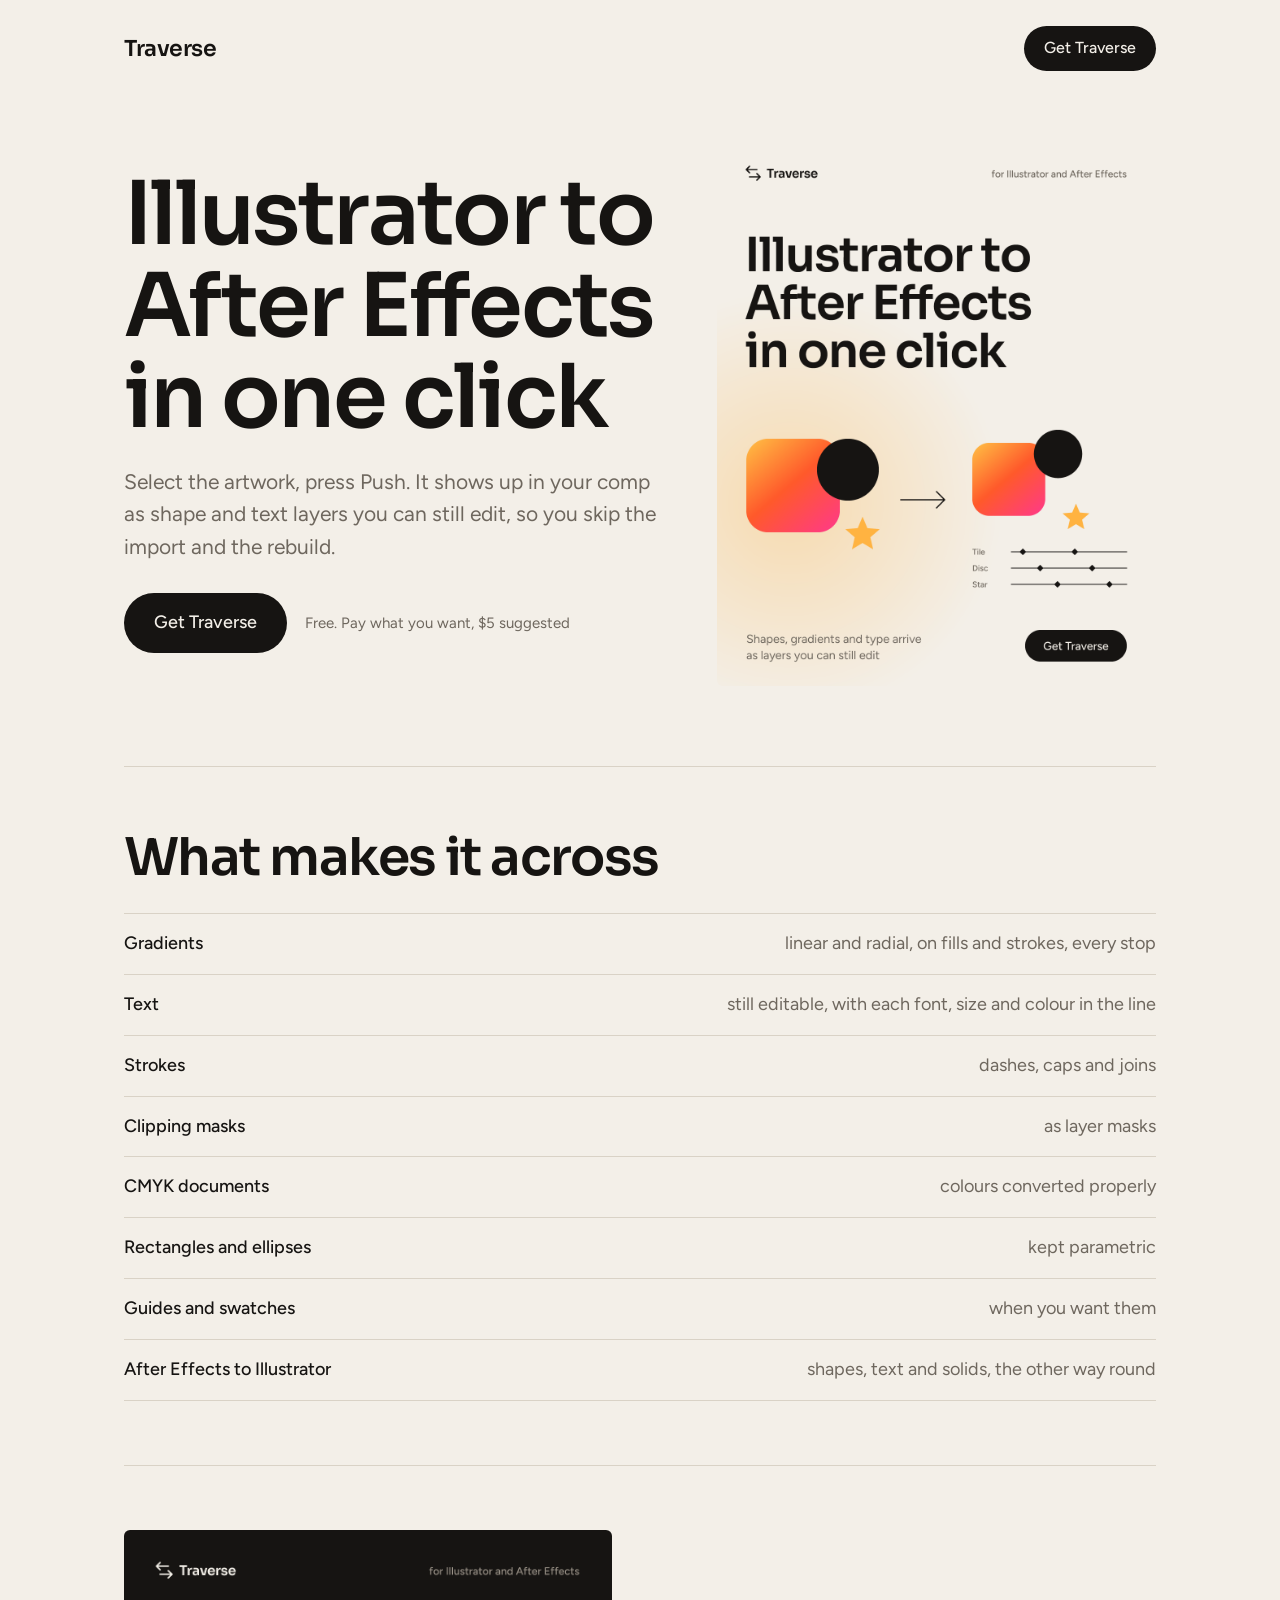
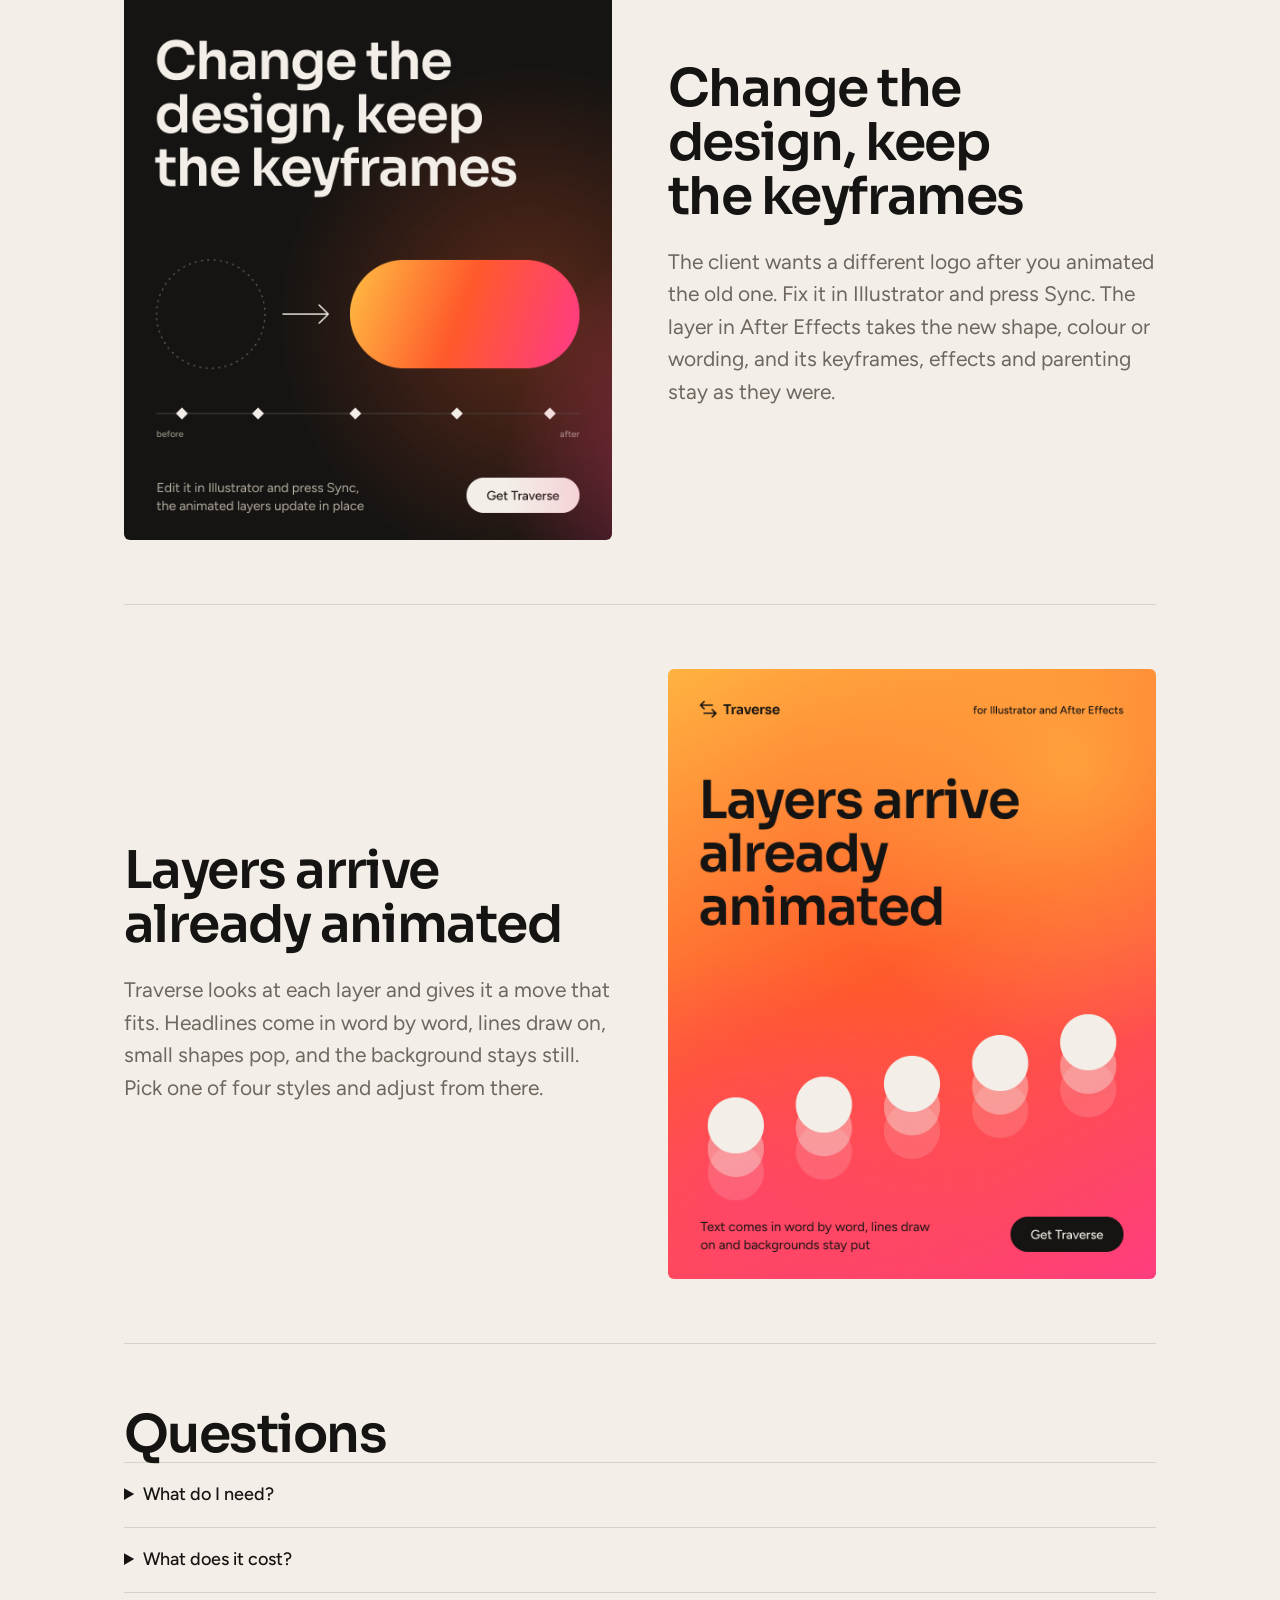
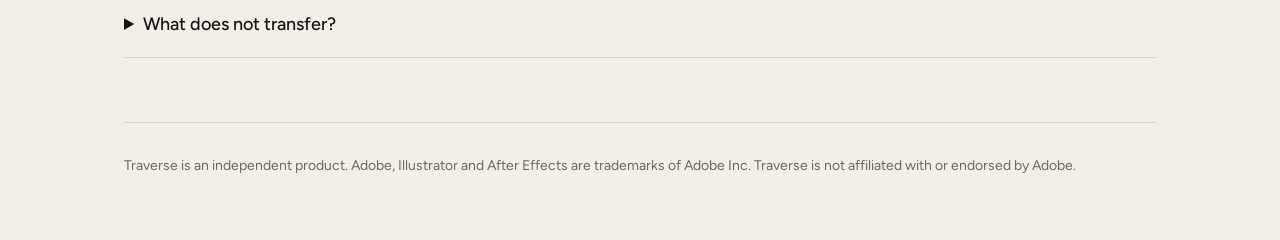
<file: index.html>
<!DOCTYPE html>
<html lang="en">
<head>
<meta charset="utf-8">
<meta name="viewport" content="width=device-width, initial-scale=1">
<title>Traverse for Illustrator and After Effects</title>
<meta name="description" content="Send Illustrator artwork to After Effects as layers you can still edit. Gradients, mixed-style text, strokes and masks included.">
<meta property="og:title" content="Traverse for Illustrator and After Effects">
<meta property="og:description" content="Illustrator to After Effects in one click, as layers you can still edit.">
<meta property="og:image" content="img/traverse_D_what_makes_it_across_1x1.png">
<link rel="preconnect" href="https://fonts.googleapis.com">
<link href="https://fonts.googleapis.com/css2?family=Figtree:wght@400;500;600&family=Sora:wght@600&display=swap" rel="stylesheet">
<!-- META PIXEL: paste the base code from Events Manager here -->
<style>
/* Layout: one column of text on warm paper, artwork set beside it; the only colour is the orange-to-pink object. */
:root{--paper:#f3efe8;--ink:#161412;--mute:#6e675e;--rule:#d9d2c6;--hot:#ff5a2b;--display:"Sora",system-ui,sans-serif;--body:"Figtree",system-ui,sans-serif}
*{box-sizing:border-box}
html{color-scheme:light}
body{margin:0;background:var(--paper);color:var(--ink);font:18px/1.55 var(--body);-webkit-font-smoothing:antialiased}
a{color:inherit}
.wrap{max-width:1080px;margin:0 auto;padding:0 24px}
header{display:flex;justify-content:space-between;align-items:center;padding:26px 0}
.brand{font:600 22px var(--display);letter-spacing:-.02em}
.btn{display:inline-block;padding:16px 30px;border-radius:999px;background:var(--ink);color:var(--paper);font-weight:500;text-decoration:none}
.btn:hover{background:#2c2824}
.btn:focus-visible{outline:2px solid var(--hot);outline-offset:3px}
.btn.small{padding:10px 20px;font-size:16px}
h1,h2{font-family:var(--display);font-weight:600;letter-spacing:-.03em;line-height:1.04;margin:0;text-wrap:balance}
h1{font-size:clamp(44px,7vw,88px)}
h2{font-size:clamp(30px,4.2vw,52px)}
.hero{display:grid;grid-template-columns:1.1fr .9fr;gap:56px;align-items:center;padding:40px 0 80px}
.lead{color:var(--mute);font-size:21px;max-width:30em;margin:22px 0 0}
.buy{margin-top:30px;display:flex;align-items:center;gap:18px;flex-wrap:wrap}
.buy small{color:var(--mute);font-size:15px;line-height:1.4}
img{max-width:100%;display:block;border-radius:6px}
section{padding:64px 0;border-top:1px solid var(--rule)}
.two{display:grid;grid-template-columns:1fr 1fr;gap:56px;align-items:center}
dl{margin:28px 0 0}
dl div{display:flex;justify-content:space-between;gap:24px;padding:16px 0;border-top:1px solid var(--rule)}
dl div:last-child{border-bottom:1px solid var(--rule)}
dt{font-weight:500}
dd{margin:0;color:var(--mute);text-align:right}
.faq details{padding:18px 0;border-top:1px solid var(--rule)}
.faq details:last-child{border-bottom:1px solid var(--rule)}
.faq summary{cursor:pointer;font-weight:500}
.faq p{color:var(--mute);margin:10px 0 0;max-width:42em}
footer{padding:32px 0 64px;color:var(--mute);font-size:14px;border-top:1px solid var(--rule)}
@media(max-width:820px){.hero,.two{grid-template-columns:1fr;gap:32px}dl div{flex-direction:column;gap:2px}dd{text-align:left}}
</style>
</head>
<body>
<div class="wrap">
<header>
  <div class="brand">Traverse</div>
  <a class="btn small" href="https://traverseplugin.gumroad.com/l/traverse">Get Traverse</a>
</header>

<div class="hero">
  <div>
    <h1>Illustrator to After Effects in one click</h1>
    <p class="lead">Select the artwork, press Push. It shows up in your comp as shape and text layers you can still edit, so you skip the import and the rebuild.</p>
    <div class="buy"><a class="btn" href="https://traverseplugin.gumroad.com/l/traverse">Get Traverse</a><small>Free. Pay what you want, $5 suggested</small></div>
  </div>
  <img src="img/traverse_A_one_click_4x5.png" alt="Artwork from an Illustrator artboard shown as separate After Effects layers">
</div>

<section>
  <h2>What makes it across</h2>
  <dl>
    <div><dt>Gradients</dt><dd>linear and radial, on fills and strokes, every stop</dd></div>
    <div><dt>Text</dt><dd>still editable, with each font, size and colour in the line</dd></div>
    <div><dt>Strokes</dt><dd>dashes, caps and joins</dd></div>
    <div><dt>Clipping masks</dt><dd>as layer masks</dd></div>
    <div><dt>CMYK documents</dt><dd>colours converted properly</dd></div>
    <div><dt>Rectangles and ellipses</dt><dd>kept parametric</dd></div>
    <div><dt>Guides and swatches</dt><dd>when you want them</dd></div>
    <div><dt>After Effects to Illustrator</dt><dd>shapes, text and solids, the other way round</dd></div>
  </dl>
</section>

<section>
  <div class="two">
    <img src="img/traverse_B_keep_keyframes_4x5.png" alt="A shape changes while its keyframes stay where they were">
    <div>
      <h2>Change the design, keep the keyframes</h2>
      <p class="lead">The client wants a different logo after you animated the old one. Fix it in Illustrator and press Sync. The layer in After Effects takes the new shape, colour or wording, and its keyframes, effects and parenting stay as they were.</p>
    </div>
  </div>
</section>

<section>
  <div class="two">
    <div>
      <h2>Layers arrive already animated</h2>
      <p class="lead">Traverse looks at each layer and gives it a move that fits. Headlines come in word by word, lines draw on, small shapes pop, and the background stays still. Pick one of four styles and adjust from there.</p>
    </div>
    <img src="img/traverse_C_arrive_animated_4x5.png" alt="Five discs arriving one after another">
  </div>
</section>

<section class="faq">
  <h2>Questions</h2>
  <details><summary>What do I need?</summary><p>Illustrator and After Effects 2026 on macOS. Gradients need After Effects 2026, and mixed text styles need 24.3 or newer. Windows is being tested.</p></details>
  <details><summary>What does it cost?</summary><p>Nothing, unless you want to pay. The suggested amount is $5 and you can enter 0.</p></details>
  <details><summary>What does not transfer?</summary><p>Freeform gradients, meshes, patterns and live effects arrive as an image in the right place. Going from After Effects to Illustrator you get the current frame as vectors, without effects or animation.</p></details>
</section>

<footer>Traverse is an independent product. Adobe, Illustrator and After Effects are trademarks of Adobe Inc. Traverse is not affiliated with or endorsed by Adobe.</footer>
</div>
</body>
</html>
</file>
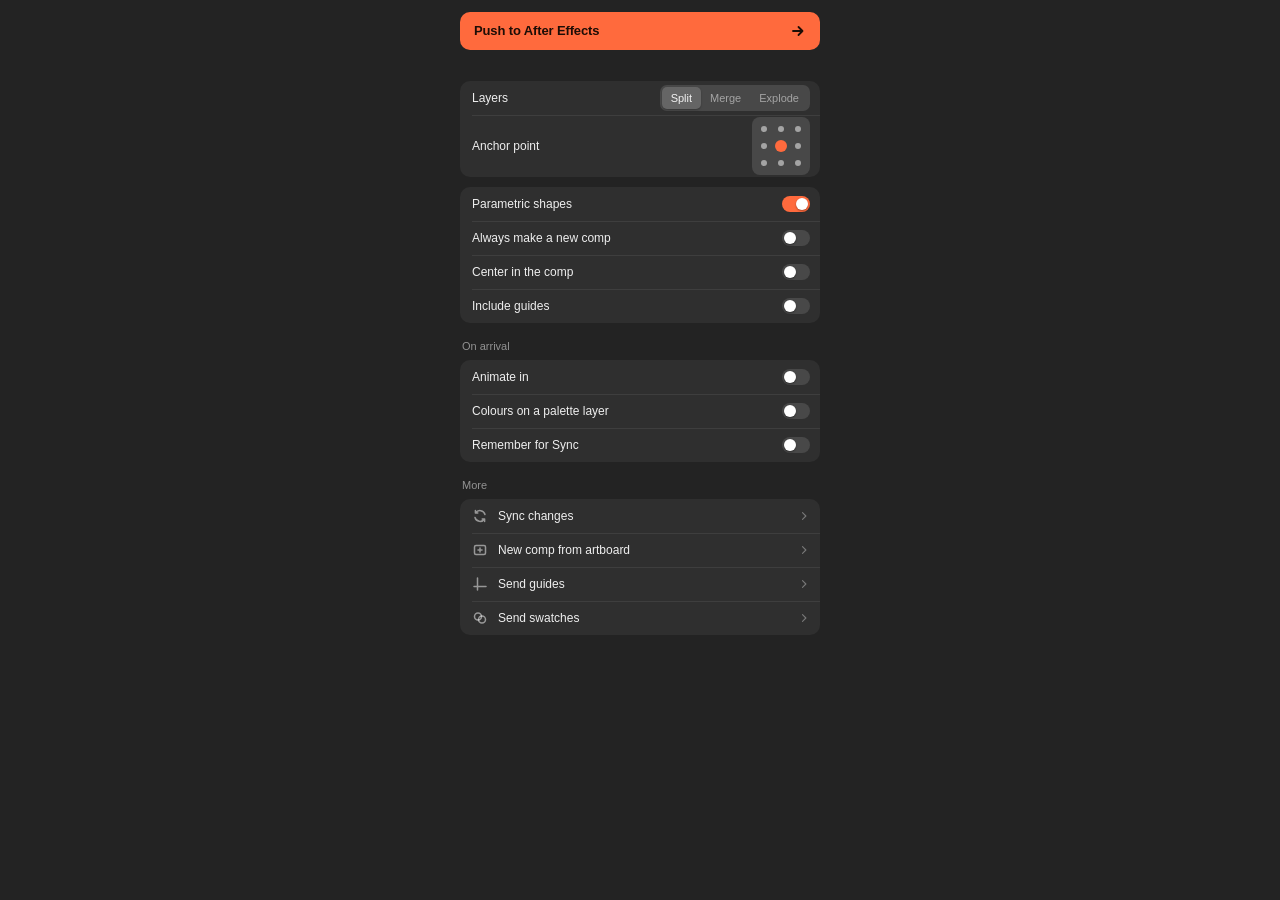
<file: update/files/index.html>
<!DOCTYPE html>
<html lang="en">
<head>
<meta charset="utf-8">
<title>Traverse</title>
<link rel="stylesheet" href="css/style.css">
</head>
<body>
<main>
  <!-- ================= ILLUSTRATOR ================= -->
  <section id="ai" class="host" hidden>
    <button id="btnPush" class="primary"><span>Push to After Effects</span><svg viewBox="0 0 16 16" aria-hidden="true"><path d="M3 8h9.5M8.5 4 12.5 8l-4 4"/></svg></button>
    <p id="status" class="status"></p>

    <div class="group">
      <div class="row"><span>Layers</span>
        <div class="seg" data-opt="split">
          <button data-v="top" title="One layer per object or group">Split</button>
          <button data-v="merge" title="Everything in one shape layer">Merge</button>
          <button data-v="all" title="Every path on its own layer">Explode</button>
        </div>
      </div>
      <div class="row tall"><span>Anchor point</span>
        <div class="grid9" data-opt="anchor">
          <button data-v="tl" title="Top left"></button><button data-v="tc" title="Top"></button><button data-v="tr" title="Top right"></button>
          <button data-v="ml" title="Left"></button><button data-v="c" title="Center"></button><button data-v="mr" title="Right"></button>
          <button data-v="bl" title="Bottom left"></button><button data-v="bc" title="Bottom"></button><button data-v="br" title="Bottom right"></button>
        </div>
      </div>
    </div>

    <div class="group">
      <label class="row" title="Rectangles and ellipses stay editable as shapes, not paths"><span>Parametric shapes</span><input type="checkbox" class="sw" data-opt="parametric"></label>
      <label class="row" title="Off: artwork goes into the comp you have open"><span>Always make a new comp</span><input type="checkbox" class="sw" data-opt="newComp"></label>
      <label class="row"><span>Center in the comp</span><input type="checkbox" class="sw" data-opt="center"></label>
      <label class="row"><span>Include guides</span><input type="checkbox" class="sw" data-opt="guides"></label>
    </div>

    <h2>On arrival</h2>
    <div class="group">
      <label class="row" title="Each layer gets the move that suits it: text word by word, lines draw on, small shapes pop, backgrounds stay still"><span>Animate in</span><input type="checkbox" class="sw" data-opt="animateOn"></label>
      <div class="row" id="animRow"><span>Style</span><select data-opt="animate"><option value="smooth">Smooth</option><option value="bouncy">Bouncy</option><option value="snappy">Snappy</option><option value="soft">Soft fade</option></select></div>
      <label class="row" title="Every solid colour is driven by a control on one palette layer"><span>Colours on a palette layer</span><input type="checkbox" class="sw" data-opt="linkColors"></label>
      <label class="row" title="Remembers each object so Sync can update its layer later"><span>Remember for Sync</span><input type="checkbox" class="sw" data-opt="link"></label>
    </div>

    <h2>More</h2>
    <div class="group">
      <button id="btnSync" class="row act" title="Update the layers that came from these objects. Keyframes, effects and parenting stay."><svg viewBox="0 0 16 16" aria-hidden="true"><path d="M13 6.5A5.2 5.2 0 0 0 3.6 5M3 9.5A5.2 5.2 0 0 0 12.4 11M3.4 2.6V5h2.4M12.6 13.4V11h-2.4"/></svg><span>Sync changes</span><svg class="chev" viewBox="0 0 16 16" aria-hidden="true"><path d="M6 3.5 10.5 8 6 12.5"/></svg></button>
      <button id="btnComp" class="row act" title="Create a composition sized like the active artboard"><svg viewBox="0 0 16 16" aria-hidden="true"><rect x="2.5" y="3.5" width="11" height="9" rx="1.5"/><path d="M8 6v4M6 8h4"/></svg><span>New comp from artboard</span><svg class="chev" viewBox="0 0 16 16" aria-hidden="true"><path d="M6 3.5 10.5 8 6 12.5"/></svg></button>
      <button id="btnGuides" class="row act" title="Send straight guides to the active comp"><svg viewBox="0 0 16 16" aria-hidden="true"><path d="M5.5 2v12M2 10.5h12"/></svg><span>Send guides</span><svg class="chev" viewBox="0 0 16 16" aria-hidden="true"><path d="M6 3.5 10.5 8 6 12.5"/></svg></button>
      <button id="btnPalette" class="row act" title="Send swatches as a palette layer"><svg viewBox="0 0 16 16" aria-hidden="true"><circle cx="6" cy="6.5" r="3.5"/><circle cx="10" cy="9.5" r="3.5"/></svg><span>Send swatches</span><svg class="chev" viewBox="0 0 16 16" aria-hidden="true"><path d="M6 3.5 10.5 8 6 12.5"/></svg></button>
    </div>
  </section>

  <!-- ================= AFTER EFFECTS ================= -->
  <section id="ae" class="host" hidden>
    <button id="btnPull" class="primary"><span>Send to Illustrator</span><svg viewBox="0 0 16 16" aria-hidden="true"><path d="M3 8h9.5M8.5 4 12.5 8l-4 4"/></svg></button>
    <p id="statusAe" class="status"></p>
    <div class="group">
      <label class="row"><span>Put it on a new artboard</span><input type="checkbox" class="sw" data-opt="aeNewArtboard"></label>
      <label class="row"><span>Include guides</span><input type="checkbox" class="sw" data-opt="aeGuides"></label>
    </div>

    <h2>Animate selected layers</h2>
    <div class="group">
      <div class="row"><span>Style</span><select data-opt="aeAnimate"><option value="smooth">Smooth</option><option value="bouncy">Bouncy</option><option value="snappy">Snappy</option><option value="soft">Soft fade</option></select></div>
      <button id="btnAnimate" class="row act strong" title="Text rises word by word, lines draw on, small shapes pop, backgrounds stay still"><svg viewBox="0 0 16 16" aria-hidden="true"><path d="M4.5 3.2v9.6L12.5 8z"/></svg><span>Animate</span><svg class="chev" viewBox="0 0 16 16" aria-hidden="true"><path d="M6 3.5 10.5 8 6 12.5"/></svg></button>
    </div>

    <h2>More</h2>
    <div class="group">
      <button id="btnExplode" class="row act" title="One layer per top-level group. Gradients survive."><svg viewBox="0 0 16 16" aria-hidden="true"><rect x="2.5" y="2.5" width="11" height="4" rx="1"/><rect x="2.5" y="9.5" width="11" height="4" rx="1"/></svg><span>Split shape layer by group</span><svg class="chev" viewBox="0 0 16 16" aria-hidden="true"><path d="M6 3.5 10.5 8 6 12.5"/></svg></button>
      <button id="btnAnchors" class="row act" title="Move each anchor point to the centre of its layer"><svg viewBox="0 0 16 16" aria-hidden="true"><circle cx="8" cy="8" r="1.6"/><path d="M8 2v3M8 11v3M2 8h3M11 8h3"/></svg><span>Center anchor points</span><svg class="chev" viewBox="0 0 16 16" aria-hidden="true"><path d="M6 3.5 10.5 8 6 12.5"/></svg></button>
      <button id="btnArtboard" class="row act" title="Create an artboard sized like the active comp"><svg viewBox="0 0 16 16" aria-hidden="true"><rect x="2.5" y="3.5" width="11" height="9" rx="1.5"/><path d="M8 6v4M6 8h4"/></svg><span>New artboard from comp</span><svg class="chev" viewBox="0 0 16 16" aria-hidden="true"><path d="M6 3.5 10.5 8 6 12.5"/></svg></button>
      <button id="btnAeGuides" class="row act" title="Send comp guides to Illustrator"><svg viewBox="0 0 16 16" aria-hidden="true"><path d="M5.5 2v12M2 10.5h12"/></svg><span>Send guides</span><svg class="chev" viewBox="0 0 16 16" aria-hidden="true"><path d="M6 3.5 10.5 8 6 12.5"/></svg></button>
    </div>
  </section>
  <footer id="foot" class="foot"><span id="ver"></span><span id="upd"></span></footer>
</main>
<div id="toast" class="toast" hidden></div>
<script src="js/updater.js"></script>
<script src="js/main.js"></script>
</body>
</html>
</file>
<file: update/files/css/style.css>
/* Traverse panel. Borrows the host's background, groups settings in soft inset lists,
   one flat accent. Tokens: --bg (host), --ink, --dim, --line, --fill, --fill2, --accent. */
:root {
  --bg: #232323;
  --ink: rgba(255, 255, 255, .92);
  --dim: rgba(255, 255, 255, .5);
  --line: rgba(255, 255, 255, .07);
  --fill: rgba(255, 255, 255, .055);
  --fill2: rgba(255, 255, 255, .12);
  --knob: #fff;
  --accent: #ff6a3d;
  --on-accent: #1d0d06;
  --ok: #5fd39a;
  --err: #ff7b72;
}
:root.light {
  --ink: rgba(0, 0, 0, .88);
  --dim: rgba(0, 0, 0, .52);
  --line: rgba(0, 0, 0, .08);
  --fill: rgba(0, 0, 0, .045);
  --fill2: rgba(0, 0, 0, .11);
  --accent: #f0531f;
  --on-accent: #fff;
}
* { box-sizing: border-box; }
html, body { height: 100%; margin: 0; }
body {
  background: var(--bg); color: var(--ink);
  font: 12px/1.35 -apple-system, BlinkMacSystemFont, "Segoe UI Variable", "Segoe UI", sans-serif;
  -webkit-font-smoothing: antialiased; -webkit-user-select: none; user-select: none; overflow-x: hidden;
}
body::-webkit-scrollbar { width: 0; }
main { padding: 12px 12px 18px; }
.host { display: flex; flex-direction: column; gap: 10px; max-width: 360px; margin: 0 auto; }
.host[hidden] { display: none; }
button, select, input { font: inherit; color: inherit; }
button { cursor: default; border: 0; background: none; padding: 0; text-align: left; }
svg { width: 16px; height: 16px; flex: none; fill: none; stroke: currentColor; stroke-width: 1.5; stroke-linecap: round; stroke-linejoin: round; }
:focus-visible { outline: 2px solid var(--accent); outline-offset: 1px; }

.primary {
  height: 38px; padding: 0 14px; border-radius: 10px;
  display: flex; align-items: center; justify-content: space-between;
  background: var(--accent); color: var(--on-accent); font-weight: 600; font-size: 13px; letter-spacing: -.01em;
  transition: transform .12s ease, filter .12s ease;
}
.primary svg { stroke-width: 1.8; transition: transform .18s ease; }
.primary:hover { filter: brightness(1.06); }
.primary:hover svg { transform: translateX(2px); }
.primary:active { transform: scale(.985); filter: brightness(.95); }
.primary:disabled { opacity: .55; }

.status { margin: -4px 2px 0; color: var(--dim); font-size: 11px; white-space: nowrap; overflow: hidden; text-overflow: ellipsis; min-height: 15px; }
h2 { margin: 6px 2px -4px; font-size: 11px; font-weight: 500; color: var(--dim); }

.group { background: var(--fill); border-radius: 10px; overflow: hidden; }
.row {
  display: flex; align-items: center; justify-content: space-between; gap: 10px;
  min-height: 34px; padding: 0 10px 0 12px; width: 100%; position: relative;
}
.row + .row::before { content: ""; position: absolute; left: 12px; right: 0; top: 0; height: 1px; background: var(--line); }
.row > span { flex: 1; min-width: 0; white-space: nowrap; overflow: hidden; text-overflow: ellipsis; }
.row.tall { min-height: 62px; }
.row.off { display: none; }
label.row:hover, .row.act:hover { background: var(--fill); }
.row.act:active { background: var(--fill2); }
.row.act svg:first-child { color: var(--dim); }
.row.act .chev { width: 12px; height: 12px; color: var(--dim); opacity: .7; }
.row.act i { font-style: normal; color: var(--dim); font-size: 11px; }
.row.act.strong { font-weight: 600; }
.row.act.strong svg:first-child { color: var(--accent); fill: var(--accent); stroke: none; }
.row.act:disabled { opacity: .5; }

/* segmented control */
.seg { display: flex; background: var(--fill2); border-radius: 7px; padding: 2px; flex: none; }
.seg button { height: 22px; padding: 0 9px; text-align: center; border-radius: 5px; color: var(--dim); font-size: 11px; transition: color .12s ease, background .12s ease; }
.seg button:hover { color: var(--ink); }
.seg button.on { background: rgba(255, 255, 255, .16); color: var(--ink); font-weight: 500; box-shadow: 0 1px 2px rgba(0, 0, 0, .25); }
:root.light .seg button.on { background: #fff; box-shadow: 0 1px 2px rgba(0, 0, 0, .18); }

/* anchor picker */
.grid9 { display: grid; grid-template-columns: repeat(3, 14px); gap: 3px; padding: 5px; border-radius: 8px; background: var(--fill2); flex: none; }
.grid9 button { width: 14px; height: 14px; border-radius: 50%; background: transparent; position: relative; }
.grid9 button::after { content: ""; position: absolute; inset: 4px; border-radius: 50%; background: var(--dim); transition: inset .12s ease, background .12s ease; }
.grid9 button:hover::after { inset: 3px; background: var(--ink); }
.grid9 button.on::after { inset: 1px; background: var(--accent); }

/* switch */
input.sw {
  -webkit-appearance: none; appearance: none; flex: none; margin: 0; position: relative;
  width: 28px; height: 16px; border-radius: 8px; background: var(--fill2); transition: background .15s ease;
}
input.sw::after {
  content: ""; position: absolute; top: 2px; left: 2px; width: 12px; height: 12px; border-radius: 50%;
  background: var(--knob); box-shadow: 0 1px 2px rgba(0, 0, 0, .35); transition: transform .15s ease;
}
input.sw:checked { background: var(--accent); }
input.sw:checked::after { transform: translateX(12px); }

select {
  -webkit-appearance: none; appearance: none; height: 24px; padding: 0 22px 0 9px; border: 0; border-radius: 6px; flex: none;
  background: var(--fill2) url("data:image/svg+xml,%3Csvg xmlns='http://www.w3.org/2000/svg' viewBox='0 0 10 10'%3E%3Cpath d='M2.5 4 5 6.5 7.5 4' fill='none' stroke='%23999' stroke-width='1.4' stroke-linecap='round' stroke-linejoin='round'/%3E%3C/svg%3E") no-repeat right 7px center / 10px;
}
select option { color: #111; }

.toast {
  position: fixed; left: 10px; right: 10px; bottom: 10px; padding: 9px 12px 9px 26px; border-radius: 10px;
  background: rgba(22, 22, 24, .96); color: #f4f4f4; box-shadow: 0 6px 24px rgba(0, 0, 0, .45);
  word-wrap: break-word; -webkit-user-select: text; user-select: text;
  animation: rise .18s ease;
}
.toast::before { content: ""; position: absolute; left: 11px; top: 14px; width: 7px; height: 7px; border-radius: 50%; background: var(--ok); }
.toast.err::before { background: var(--err); }
.toast[hidden] { display: none; }
.toast small { display: block; margin-top: 2px; color: rgba(255, 255, 255, .6); font-size: 11px; }
@keyframes rise { from { transform: translateY(6px); opacity: 0; } }
@media (prefers-reduced-motion: reduce) { * { transition: none !important; animation: none !important; } }
.foot { display: flex; justify-content: space-between; gap: 8px; max-width: 360px; margin: 14px auto 0; padding: 0 2px; color: var(--dim); font-size: 10.5px; opacity: .8; }
.foot span { white-space: nowrap; overflow: hidden; text-overflow: ellipsis; }
</file>
